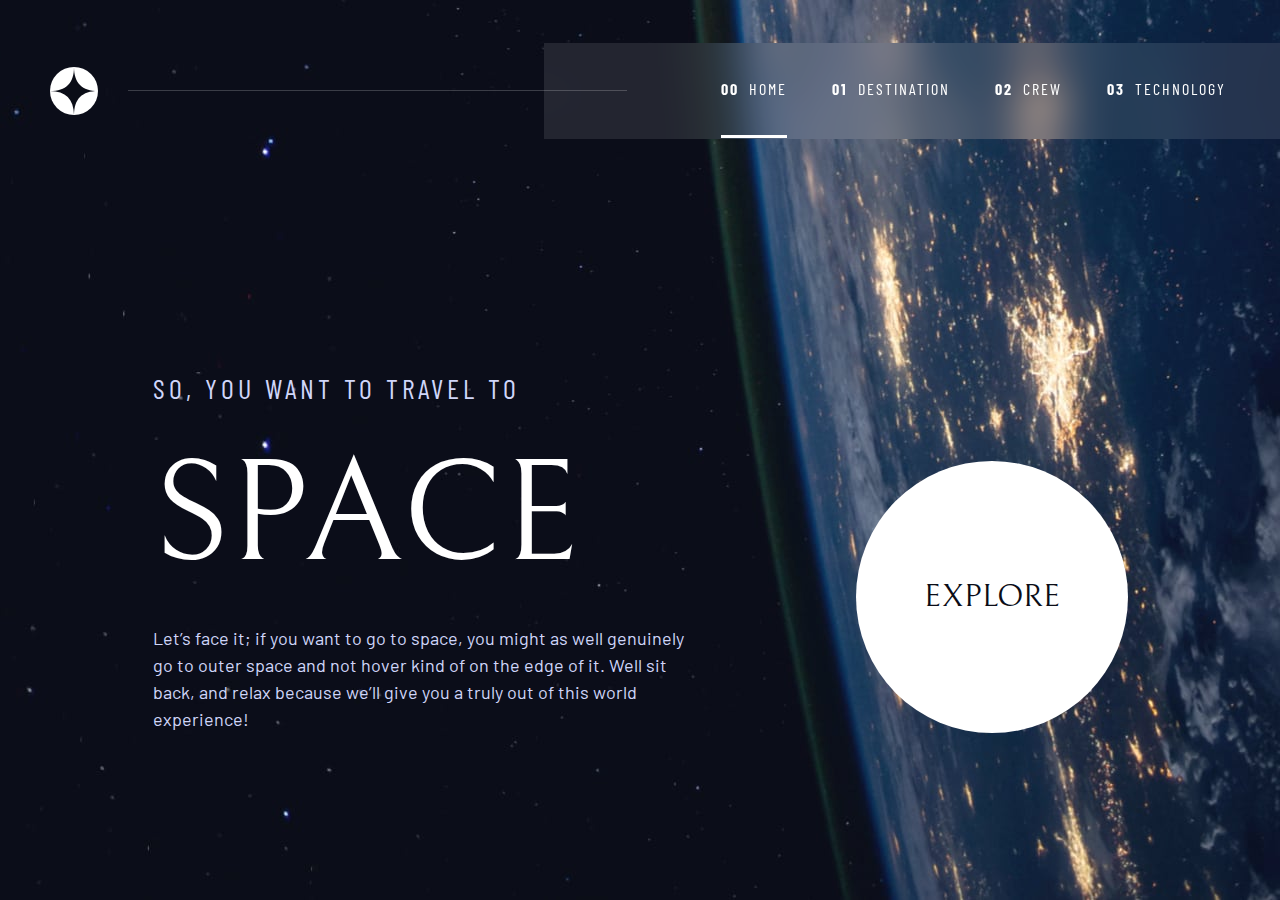
<file: index.html>
<!DOCTYPE html>
<html lang="en">
<head>
	<meta charset="utf-8">
	<meta name="viewport" content="width=device-width, initial-scale=1">
	<title>Space, Cowboys</title>
	<link rel="preconnect" href="https://fonts.googleapis.com">
	<link rel="preconnect" href="https://fonts.gstatic.com" crossorigin>
	<link href="https://fonts.googleapis.com/css2?family=Barlow+Condensed:ital,wght@0,100;0,200;0,300;0,400;0,500;0,600;0,700;0,800;0,900;1,100;1,200;1,300;1,400;1,500;1,600;1,700;1,800;1,900&family=Barlow:ital,wght@0,100;0,200;0,300;0,400;0,500;0,600;0,700;0,800;0,900;1,100;1,200;1,300;1,400;1,500;1,600;1,700;1,800;1,900&family=Bellefair&display=swap" rel="stylesheet">
	<link rel="stylesheet" type="text/css" href="assets/styles/css/styles.css">

</head>
<body class="body body--home">

	<header class="primary-header | d-flex d-flex--justify">
		<div class="logo-wrap">
			<img src="assets/img/logo.svg" alt="logo">
		</div>
		
		<button class="mobile-nav-toggle | d-none" aria-controls="main-nav">
			<span class="sr-only" aria-expanded="false">Menu</span>
		</button>
		<nav class="main-nav">
			<ul class="d-flex text-uppercase text-preset-8">
				<li>
					<a href="#" class="active">
						<span>00</span>
						Home
					</a>
				</li>
				<li>
					<a href="destination.html">
						<span>01</span>
						Destination
					</a>
				</li>
				<li>
					<a href="crew.html">
						<span>02</span>
						Crew
					</a>
				</li>
				<li>
					<a href="technology.html">
						<span>03</span>
						Technology
					</a>
				</li>
			</ul>
		</nav>
	</header>
	<main>
		<div class="container">
			<div class="d-flex d-flex--justify gap2 | col-wrap col-wrap--baseline">
				<div class="col">
					<h1 class="text-uppercase text-light text-preset-5">So, you want to travel to <span class="text-preset-1 d-block">Space</span></h1>
					<p class="text-light">Let’s face it; if you want to go to space, you might as well genuinely go to outer space and not hover kind of on the edge of it. Well sit back, and relax because we’ll give you a truly out of this world experience!</p>
				</div>
				<div class="col">
					<a href="destination.html" class="btn-large">Explore</a>
				</div>
			</div>
		</div>
	</main>
	<script type="text/javascript" src="https://ajax.googleapis.com/ajax/libs/jquery/3.5.1/jquery.min.js"></script>
	<script type="text/javascript" src="assets/js/main.js"></script>
</body>
</html>
</file>
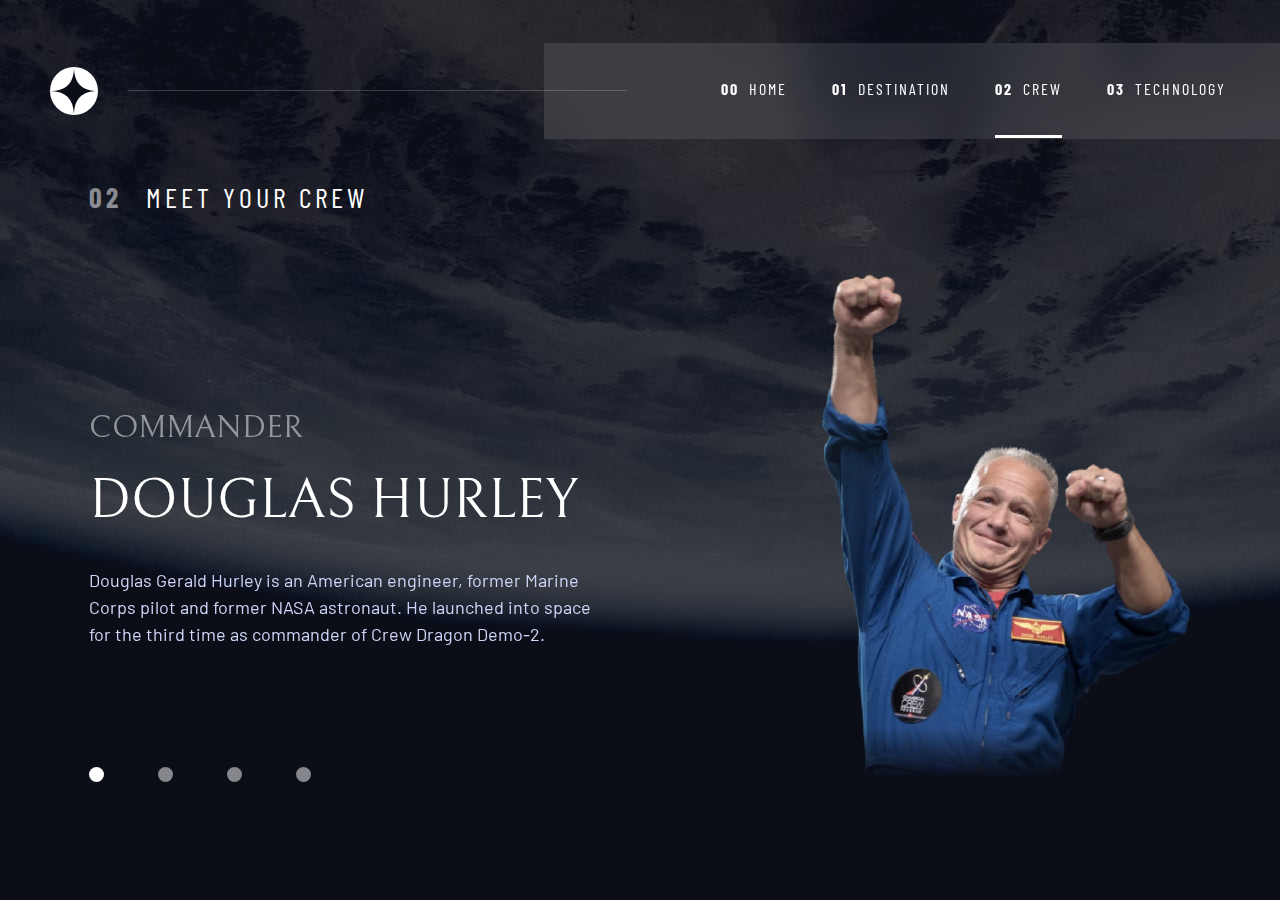
<file: crew.html>
<!DOCTYPE html>
<html lang="en">
<head>
	<meta charset="utf-8">
	<meta name="viewport" content="width=device-width, initial-scale=1">
	<title>Crew | Space, Cowboys</title>
	<link rel="preconnect" href="https://fonts.googleapis.com">
	<link rel="preconnect" href="https://fonts.gstatic.com" crossorigin>
	<link href="https://fonts.googleapis.com/css2?family=Barlow+Condensed:ital,wght@0,100;0,200;0,300;0,400;0,500;0,600;0,700;0,800;0,900;1,100;1,200;1,300;1,400;1,500;1,600;1,700;1,800;1,900&family=Barlow:ital,wght@0,100;0,200;0,300;0,400;0,500;0,600;0,700;0,800;0,900;1,100;1,200;1,300;1,400;1,500;1,600;1,700;1,800;1,900&family=Bellefair&display=swap" rel="stylesheet">
	<link rel="stylesheet" type="text/css" href="assets/styles/css/styles.css">
	<link rel="stylesheet" type="text/css" href="assets/OwlCarousel2-2.3.4/dist/assets/owl.carousel.min.css">

</head>
<body class="body body--crew">

	<header class="primary-header | d-flex d-flex--justify">
		<div class="logo-wrap">
			<img src="assets/img/logo.svg" alt="logo">
		</div>
		
		<button class="mobile-nav-toggle | d-none" aria-controls="main-nav">
			<span class="sr-only" aria-expanded="false">Menu</span>
		</button>
		<nav class="main-nav">
			<ul class="d-flex text-uppercase text-preset-8">
				<li>
					<a href="index.html">
						<span>00</span>
						Home
					</a>
				</li>
				<li>
					<a href="destination.html">
						<span>01</span>
						Destination
					</a>
				</li>
				<li>
					<a href="crew.html" class="active">
						<span>02</span>
						Crew
					</a>
				</li>
				<li>
					<a href="technology.html">
						<span>03</span>
						Technology
					</a>
				</li>
			</ul>
		</nav>
	</header>
	<main>
		<div class="container">
			<h1 class="interior-page-heading"><span>02</span> Meet Your Crew</h1>

			<div class="owl-carousel crew-carousel">
				<div class="slide">
					<div class="d-flex d-flex--justify gap4 | col-wrap col-wrap--center">
						<div class="col col-50 flow">
							<h2 class="text-preset-4 text-uppercase text-opaque">Commander</h2>
							<h2 class="text-preset-3 text-uppercase">Douglas Hurley</h2>
							<p class="text-light">Douglas Gerald Hurley is an American engineer, former Marine Corps pilot and former NASA astronaut. He launched into space for the third time as commander of Crew Dragon Demo-2.</p>
						</div>
						<div class="col col-50">
							<img src="assets/img/image-douglas-hurley.webp" alt="Douglas Hurley">
						</div>
					</div>
				</div>

				<div class="slide">
					<div class="d-flex d-flex--justify gap4 | col-wrap col-wrap--center">
						<div class="col col-50 flow">
							<h2 class="text-preset-4 text-uppercase text-opaque">Mission Specialist</h2>
							<h2 class="text-preset-3 text-uppercase">Mark Shuttleworth</h2>
							<p class="text-light">Mark Richard Shuttleworth is the founder and CEO of Canonical, the company behind the Linux-based Ubuntu operating system. Shuttleworth became the first South African to travel to space as a space tourist.</p>
						</div>
						<div class="col col-50">
							<img src="assets/img/image-mark-shuttleworth.webp" alt="Mark Shuttleworth">
						</div>
					</div>
				</div>

				<div class="slide">
					<div class="d-flex d-flex--justify gap4 | col-wrap col-wrap--center">
						<div class="col col-50 flow">
							<h2 class="text-preset-4 text-uppercase text-opaque">Pilot</h2>
							<h2 class="text-preset-3 text-uppercase">Victor Glover</h2>
							<p class="text-light">Pilot on the first operational flight of the SpaceX Crew Dragon to the International Space Station. Glover is a commander in the U.S. Navy where he pilots an F/A-18.He was a crew member of Expedition 64, and served as a station systems flight engineer.</p>
						</div>
						<div class="col col-50">
							<img src="assets/img/image-victor-glover.webp" alt="Victor Glover">
						</div>
					</div>
				</div>

				<div class="slide">
					<div class="d-flex d-flex--justify gap4 | col-wrap col-wrap--center">
						<div class="col col-50 flow">
							<h2 class="text-preset-4 text-uppercase text-opaque">Flight Engineer</h2>
							<h2 class="text-preset-3 text-uppercase">Anousheh Ansari</h2>
							<p class="text-light">Anousheh Ansari is an Iranian American engineer and co-founder of Prodea Systems. Ansari was the fourth self-funded space tourist, the first self-funded woman to fly to the ISS, and the first Iranian in space.</p>
						</div>
						<div class="col col-50">
							<img src="assets/img/image-anousheh-ansari.webp" alt="Anousheh Ansari">
						</div>
					</div>
				</div>
			</div>

		</div>
	</main>
	<script type="text/javascript" src="https://ajax.googleapis.com/ajax/libs/jquery/3.5.1/jquery.min.js"></script>
	<script type="text/javascript" src="assets/OwlCarousel2-2.3.4/dist/owl.carousel.min.js"></script>
	<script type="text/javascript" src="assets/js/main.js"></script>
	<script type="text/javascript">
		$(".owl-carousel").owlCarousel({
        autoplay: false,
        items: 1,
        loop: true,
        lazyLoad: true,
      });
	</script>
</body>
</html>
</file>
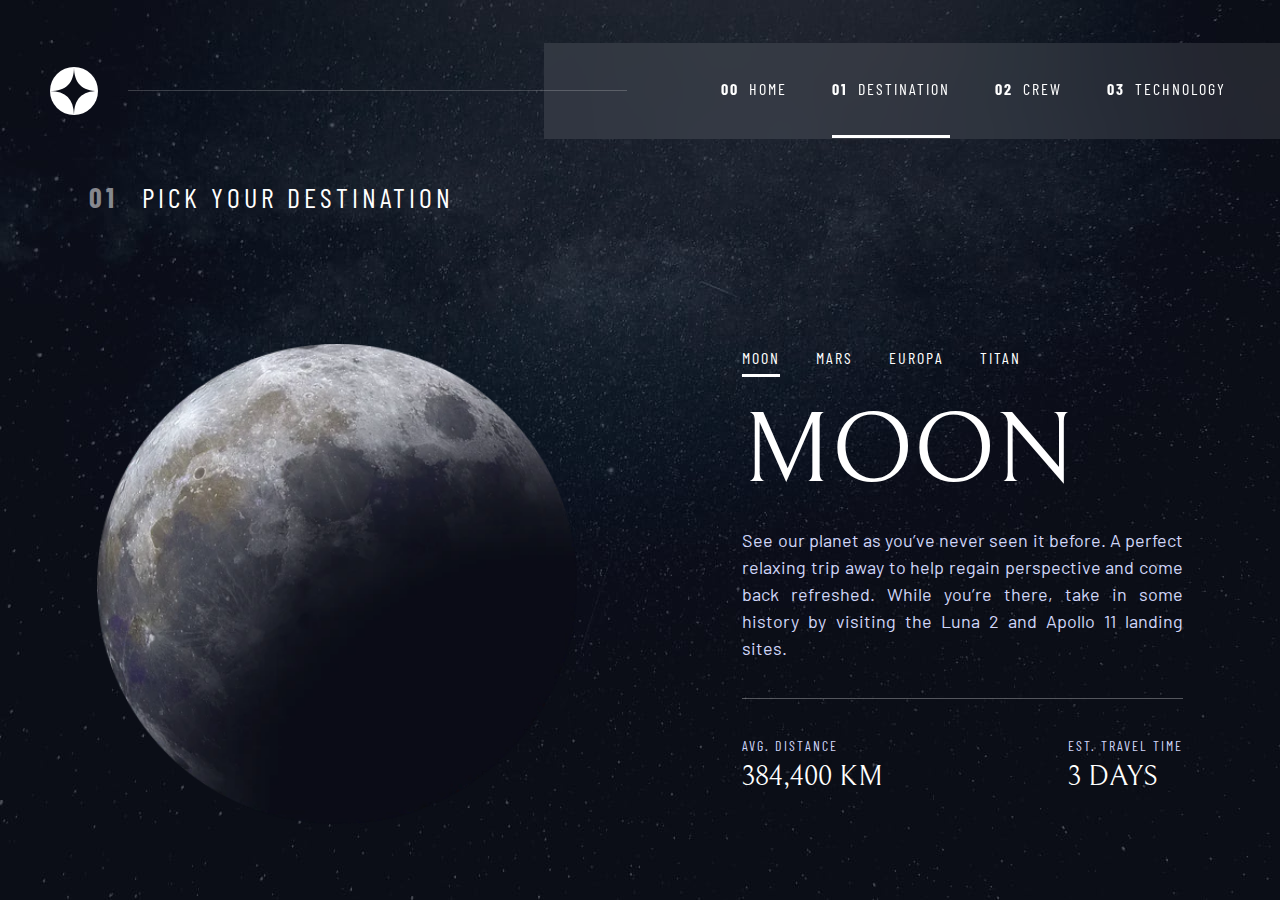
<file: destination.html>
<!DOCTYPE html>
<html lang="en">
<head>
	<meta charset="utf-8">
	<meta name="viewport" content="width=device-width, initial-scale=1">
	<title>Destination | Space, Cowboys</title>
	<link rel="preconnect" href="https://fonts.googleapis.com">
	<link rel="preconnect" href="https://fonts.gstatic.com" crossorigin>
	<link href="https://fonts.googleapis.com/css2?family=Barlow+Condensed:ital,wght@0,100;0,200;0,300;0,400;0,500;0,600;0,700;0,800;0,900;1,100;1,200;1,300;1,400;1,500;1,600;1,700;1,800;1,900&family=Barlow:ital,wght@0,100;0,200;0,300;0,400;0,500;0,600;0,700;0,800;0,900;1,100;1,200;1,300;1,400;1,500;1,600;1,700;1,800;1,900&family=Bellefair&display=swap" rel="stylesheet">
	<link rel="stylesheet" type="text/css" href="assets/styles/css/styles.css">

</head>
<body class="body body--destination">

	<header class="primary-header | d-flex d-flex--justify">
		<div class="logo-wrap">
			<img src="assets/img/logo.svg" alt="logo">
		</div>
		
		<button class="mobile-nav-toggle | d-none" aria-controls="main-nav">
			<span class="sr-only" aria-expanded="false">Menu</span>
		</button>
		<nav class="main-nav">
			<ul class="d-flex text-uppercase text-preset-8">
				<li>
					<a href="index.html">
						<span>00</span>
						Home
					</a>
				</li>
				<li>
					<a href="destination.html" class="active">
						<span>01</span>
						Destination
					</a>
				</li>
				<li>
					<a href="crew.html">
						<span>02</span>
						Crew
					</a>
				</li>
				<li>
					<a href="technology.html">
						<span>03</span>
						Technology
					</a>
				</li>
			</ul>
		</nav>
	</header>
	<main>
		<div class="container">
			<h1 class="interior-page-heading"><span>01</span> Pick Your Destination</h1>
			<div class="d-flex d-flex--justify gap5 | col-wrap">
				<div class="col col-50">
					<div class="tab-img tab-img-1 active">
						<img src="assets/img/image-moon.webp" alt="the moon">
					</div>
					<div class="tab-img tab-img-2">
						<img src="assets/img/image-mars.webp" alt="Mars">
					</div>
					<div class="tab-img tab-img-3">
						<img src="assets/img/image-europa.webp" alt="Europa">
					</div>
					<div class="tab-img tab-img-4">
						<img src="assets/img/image-titan.webp" alt="Titan">
					</div>
				</div>
				<div class="col col-40">
					<nav class="tabs-wrap | d-flex gap2">
						<li>
							<button class="active tab-btn tab-btn-1">Moon</button>
						</li>
						<li>
							<button class="tab-btn tab-btn-2">Mars</button>
						</li>
						<li>
							<button class="tab-btn tab-btn-3">Europa</button>
						</li>
						<li>
							<button class="tab-btn tab-btn-4">Titan</button>
						</li>
					</nav>
					<div class="tab tab-1 active">
						<h1 class="text-preset-2 text-uppercase">Moon</h1>
						<p class="text-justify text-light">See our planet as you’ve never seen it before. A perfect relaxing trip away to help regain perspective and come back refreshed. While you’re there, take in some history by visiting the Luna 2 and Apollo 11 landing sites.</p>
						<div class="tab-bottom | d-flex d-flex--justify gap1">
							<div class="tab-bottom-sec">
								<p>Avg. distance</p>
								<p>384,400 km</p>
							</div>
							<div class="tab-bottom-sec">
								<p>Est. travel time</p>
								<p>3 days</p>
							</div>
						</div>
					</div>
					<div class="tab tab-2">
						<h1 class="text-preset-2 text-uppercase">Mars</h1>
						<p class="text-justify text-light">Don’t forget to pack your hiking boots. You’ll need them to tackle Olympus Mons, the tallest planetary mountain in our solar system. It’s two and a half times the size of Everest!</p>
						<div class="tab-bottom | d-flex d-flex--justify gap1">
							<div class="tab-bottom-sec">
								<p>Avg. distance</p>
								<p>225 mil. km</p>
							</div>
							<div class="tab-bottom-sec">
								<p>Est. travel time</p>
								<p>9 months</p>
							</div>
						</div>
					</div>
					<div class="tab tab-3">
						<h1 class="text-preset-2 text-uppercase">Europa</h1>
						<p class="text-justify text-light">The smallest of the four Galilean moons orbiting Jupiter, Europa is a winter lover’s dream. With an icy surface, it’s perfect for a bit of ice skating, curling, hockey, or simple relaxation in your snug wintery cabin.</p>
						<div class="tab-bottom | d-flex d-flex--justify gap1">
							<div class="tab-bottom-sec">
								<p>Avg. distance</p>
								<p>628 mil. km</p>
							</div>
							<div class="tab-bottom-sec">
								<p>Est. travel time</p>
								<p>3 years</p>
							</div>
						</div>
					</div>
					<div class="tab tab-4 flow">
						<h1 class="text-preset-2 text-uppercase">Titan</h1>
						<p class="text-justify text-light">The only moon known to have a dense atmosphere other than Earth, Titan is a home away from home (just a few hundred degrees colder!). As a bonus, you get striking views of the Rings of Saturn.</p>
						<div class="tab-bottom | d-flex d-flex--justify gap1">
							<div class="tab-bottom-sec">
								<p>Avg. distance</p>
								<p>1.6 bil. km</p>
							</div>
							<div class="tab-bottom-sec">
								<p>Est. travel time</p>
								<p>7 years</p>
							</div>
						</div>
					</div>
				</div>
			</div>
		</div>
	</main>
	<script type="text/javascript" src="https://ajax.googleapis.com/ajax/libs/jquery/3.5.1/jquery.min.js"></script>
	<script type="text/javascript" src="assets/js/main.js"></script>
</body>
</html>
</file>
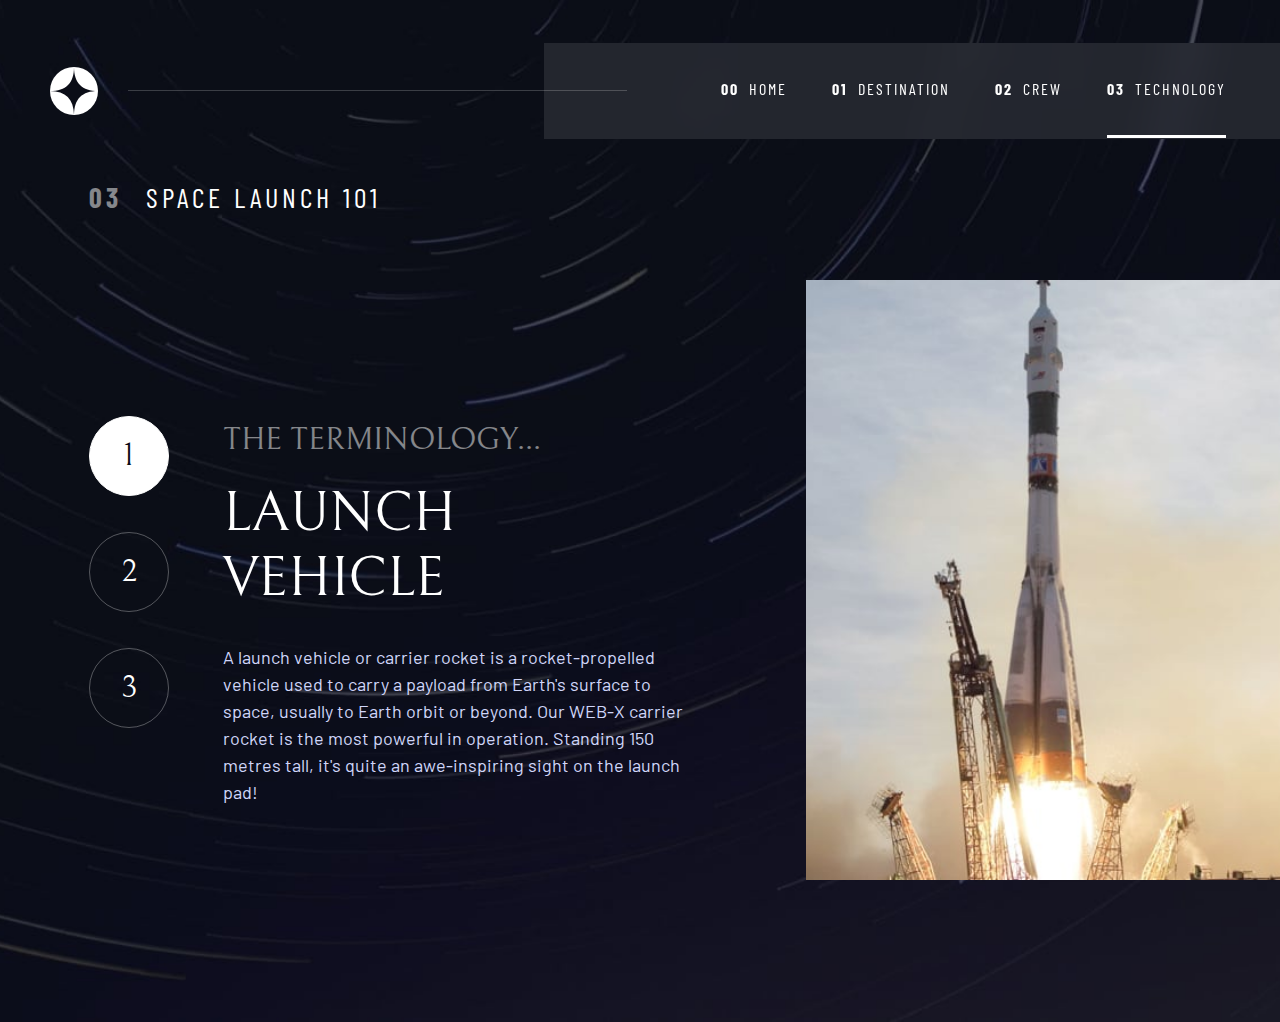
<file: technology.html>
<!DOCTYPE html>
<html lang="en">
<head>
	<meta charset="utf-8">
	<meta name="viewport" content="width=device-width, initial-scale=1">
	<title>Technology | Space, Cowboys</title>
	<link rel="preconnect" href="https://fonts.googleapis.com">
	<link rel="preconnect" href="https://fonts.gstatic.com" crossorigin>
	<link href="https://fonts.googleapis.com/css2?family=Barlow+Condensed:ital,wght@0,100;0,200;0,300;0,400;0,500;0,600;0,700;0,800;0,900;1,100;1,200;1,300;1,400;1,500;1,600;1,700;1,800;1,900&family=Barlow:ital,wght@0,100;0,200;0,300;0,400;0,500;0,600;0,700;0,800;0,900;1,100;1,200;1,300;1,400;1,500;1,600;1,700;1,800;1,900&family=Bellefair&display=swap" rel="stylesheet">
	<link rel="stylesheet" type="text/css" href="assets/styles/css/styles.css">

</head>
<body class="body body--technology">

	<header class="primary-header | d-flex d-flex--justify">
		<div class="logo-wrap">
			<img src="assets/img/logo.svg" alt="logo">
		</div>
		
		<button class="mobile-nav-toggle | d-none" aria-controls="main-nav">
			<span class="sr-only" aria-expanded="false">Menu</span>
		</button>
		<nav class="main-nav">
			<ul class="d-flex text-uppercase text-preset-8">
				<li>
					<a href="index.html">
						<span>00</span>
						Home
					</a>
				</li>
				<li>
					<a href="destination.html">
						<span>01</span>
						Destination
					</a>
				</li>
				<li>
					<a href="crew.html">
						<span>02</span>
						Crew
					</a>
				</li>
				<li>
					<a href="technology.html" class="active">
						<span>03</span>
						Technology
					</a>
				</li>
			</ul>
		</nav>
	</header>
	<main>
		<div class="container">
			<h1 class="interior-page-heading"><span>03</span> Space Launch 101</h1>

			<div class="technology-tabs-outer-wrap | d-flex">

				<div class="vertical-tab-buttons">
					<ul class="d-flex gap2">
						<li>
							<button class="tab-btn tab-btn-1 btn-small active">1</button>
						</li>
						<li>
							<button class="tab-btn tab-btn-2 btn-small">2</button>
						</li>
						<li>
							<button class="tab-btn tab-btn-3 btn-small">3</button>
						</li>
					</ul>
				</div>

				<div class="technology-tabs-inner-wrap">
					<div class="tab tech-tab tab-1 active">
						<div class="tech-img-wrap launch-vehicle"></div>
						<div class="tech-tab-content">
							<div class="flow">
								<h2 class="text-preset-4 text-uppercase text-opaque">The Terminology...</h2>
								<h2 class="text-preset-3 text-uppercase">Launch Vehicle</h2>
								<p class="text-light">A launch vehicle or carrier rocket is a rocket-propelled vehicle used to carry a payload from Earth's surface to space, usually to Earth orbit or beyond. Our WEB-X carrier rocket is the most powerful in operation. Standing 150 metres tall, it's quite an awe-inspiring sight on the launch pad!</p>
							</div>
						</div>
						
					</div>

					<div class="tab tech-tab tab-2">
						<div class="tech-img-wrap spaceport"></div>
						<div class="tech-tab-content">
							<div class="flow">
								<h2 class="text-preset-4 text-uppercase text-opaque">The Terminology...</h2>
								<h2 class="text-preset-3 text-uppercase">Spaceport</h2>
								<p class="text-light">A spaceport or cosmodrome is a site for launching (or receiving) spacecraft, by analogy to the seaport for ships or airport for aircraft. Based in the famous Cape Canaveral, our spaceport is ideally situated to take advantage of the Earth’s rotation for launch.</p>
							</div>
						</div>
						
					</div>

					<div class="tab tech-tab tab-3">
						<div class="tech-img-wrap space-capsule"></div>
						<div class="tech-tab-content">
							<div class="flow">
								<h2 class="text-preset-4 text-uppercase text-opaque">The Terminology...</h2>
								<h2 class="text-preset-3 text-uppercase">Space Capsule</h2>
								<p class="text-light">A space capsule is an often-crewed spacecraft that uses a blunt-body reentry capsule to reenter the Earth's atmosphere without wings. Our capsule is where you'll spend your time during the flight. It includes a space gym, cinema, and plenty of other activities to keep you entertained.</p>
							</div>
						</div>
						
					</div>

				</div>
			</div>
		</div>
		
	</main>
	<script type="text/javascript" src="https://ajax.googleapis.com/ajax/libs/jquery/3.5.1/jquery.min.js"></script>
	<script type="text/javascript" src="assets/js/main.js"></script>
</body>
</html>
</file>
<file: assets/styles/css/styles.css>
/*
  1. Use a more-intuitive box-sizing model.
*/
*, *::before, *::after {
  -webkit-box-sizing: border-box;
          box-sizing: border-box;
}

/*
  2. Remove default margin
*/
* {
  margin: 0;
}

/*
  Typographic tweaks!
  3. Add accessible line-height
  4. Improve text rendering
*/
body {
  line-height: 1.5;
  -webkit-font-smoothing: antialiased;
}

/*
  5. Improve media defaults
*/
img, picture, video, canvas, svg {
  display: block;
  max-width: 100%;
}

/*
  6. Remove built-in form typography styles
*/
input, button, textarea, select {
  font: inherit;
}

button {
  background-color: transparent;
  border: none;
  padding: 0;
  margin: 0;
  cursor: pointer;
}

/*
  7. Avoid text overflows
*/
p, h1, h2, h3, h4, h5, h6 {
  overflow-wrap: break-word;
}

/*
  8. Create a root stacking context
*/
#root, #__next {
  isolation: isolate;
}

.container {
  max-width: 1150px;
  margin-inline: auto;
  padding-inline: 24px;
}

.col-70 {
  width: 70%;
}

.col-60 {
  width: 60%;
}

.col-50 {
  width: 50%;
}

.col-40 {
  width: 40%;
}

.text-right {
  text-align: right;
}

.text-center {
  text-align: center;
}

.text-justify {
  text-align: justify;
}

.sr-only {
  position: absolute;
  left: -10000px;
  top: auto;
  width: 1px;
  height: 1px;
  overflow: hidden;
}

.d-none {
  display: none;
}

.d-block {
  display: block;
}

.d-flex {
  display: -webkit-box;
  display: -ms-flexbox;
  display: flex;
}
.d-flex--justify {
  -webkit-box-pack: justify;
      -ms-flex-pack: justify;
          justify-content: space-between;
}
.d-flex--align-center {
  -webkit-box-align: center;
      -ms-flex-align: center;
          align-items: center;
}

.gap1 {
  gap: 1em;
}

.gap2 {
  gap: 2em;
}

.gap3 {
  gap: 3em;
}

.gap4 {
  gap: 4em;
}

.gap5 {
  gap: 5em;
}

.gap6 {
  gap: 6em;
}

.btn-large, .btn-small {
  background-color: #fff;
  color: #0B0D17;
  font-size: 2rem;
  letter-spacing: 0px;
  font-family: "Bellefair", serif;
  border-radius: 50%;
  text-transform: uppercase;
  width: 272px;
  aspect-ratio: 1/1;
  display: -webkit-box;
  display: -ms-flexbox;
  display: flex;
  -webkit-box-pack: center;
      -ms-flex-pack: center;
          justify-content: center;
  -webkit-box-align: center;
      -ms-flex-align: center;
          align-items: center;
  position: relative;
}
@media screen and (max-width: 890px) {
  .btn-large, .btn-small {
    font-size: 24px;
  }
}
@media screen and (max-width: 620px) {
  .btn-large, .btn-small {
    font-size: 18px;
  }
}
.btn-large::after, .btn-small::after {
  content: "";
  background: rgba(255, 255, 255, 0.3);
  position: absolute;
  left: 50%;
  top: 50%;
  translate: -50% -50%;
  width: 200%;
  aspect-ratio: 1/1;
  border-radius: inherit;
  scale: 0;
  -webkit-transition: 0.3s scale ease;
  transition: 0.3s scale ease;
}
.btn-large:hover::after, .btn-large:focus-visible::after, .btn-small:hover::after, .btn-small:focus-visible::after {
  scale: 1;
}
@media screen and (max-width: 620px) {
  .btn-large, .btn-small {
    width: 144px;
  }
}

.btn-small {
  width: 80px;
  background-color: transparent;
  color: #fff;
  border: 1px solid rgba(255, 255, 255, 0.3);
}
.btn-small::after {
  content: none;
}
.btn-small.active {
  background-color: #fff;
  color: #0B0D17;
  border: 1px solid white;
}
@media screen and (max-width: 890px) {
  .btn-small {
    width: 56px;
  }
}
@media screen and (max-width: 620px) {
  .btn-small {
    width: 40px;
  }
}

.bg-dark {
  background-color: #0B0D17;
}

.bg-light {
  background-color: #D0D6F9;
}

.bg-white {
  background-color: #fff;
}

.text-dark {
  color: #0B0D17;
}

.text-light {
  color: #D0D6F9;
}

.text-white {
  color: #fff;
}

.text-opaque {
  opacity: 0.5;
}

/* typography */
.ff-serif {
  font-family: "Bellefair", serif;
}

.ff-sans-cond {
  font-family: "Barlow Condensed", sans-serif;
}

.ff-sans-normal {
  font-family: "Barlow", sans-serif;
}

.letter-spacing-1 {
  letter-spacing: 4px;
}

.letter-spacing-2 {
  letter-spacing: 2.7px;
}

.letter-spacing-3 {
  letter-spacing: 2.35px;
}

.letter-spacing-4 {
  letter-spacing: 2px;
}

.fs-900 {
  font-size: 9rem;
}

.fs-800 {
  font-size: 6.25rem;
}

.fs-700 {
  font-size: 3.5rem;
}

.fs-600 {
  font-size: 2rem;
}

.fs-500 {
  font-size: 1.75rem;
}

.fs-400 {
  font-size: 1.125rem;
}

.fs-300 {
  font-size: 1rem;
}

.fs-200 {
  font-size: 0.875rem;
}

.text-uppercase {
  text-transform: uppercase;
}

.text-preset-1 {
  font-size: 9rem;
  letter-spacing: 0px;
  font-family: "Bellefair", serif;
}
@media screen and (max-width: 620px) {
  .text-preset-1 {
    font-size: 80px;
  }
}

.text-preset-2 {
  font-size: 6.25rem;
  letter-spacing: 0px;
  font-family: "Bellefair", serif;
}
@media screen and (max-width: 890px) {
  .text-preset-2 {
    font-size: 3.5rem;
  }
}

.text-preset-3 {
  font-size: 3.5rem;
  letter-spacing: 0px;
  font-family: "Bellefair", serif;
  line-height: normal;
}
@media screen and (max-width: 890px) {
  .text-preset-3 {
    font-size: 40px;
  }
}
@media screen and (max-width: 620px) {
  .text-preset-3 {
    font-size: 24px;
  }
}

.text-preset-4 {
  font-size: 2rem;
  letter-spacing: 0px;
  font-family: "Bellefair", serif;
}
@media screen and (max-width: 890px) {
  .text-preset-4 {
    font-size: 24px;
  }
}
@media screen and (max-width: 620px) {
  .text-preset-4 {
    font-size: 18px;
  }
}

.text-preset-5 {
  font-size: 1.75rem;
  letter-spacing: 4px;
  font-family: "Barlow Condensed", sans-serif;
}
@media screen and (max-width: 890px) {
  .text-preset-5 {
    font-size: 20px;
  }
}
@media screen and (max-width: 620px) {
  .text-preset-5 {
    font-size: 16px;
  }
}

.text-preset-6 {
  font-size: 1.75rem;
  letter-spacing: 0px;
  font-family: "Bellefair", serif;
}

.text-preset-7 {
  font-size: 0.875rem;
  letter-spacing: 2px;
  font-family: "Barlow Condensed", sans-serif;
}

.text-preset-8 {
  font-size: 16px;
  letter-spacing: 2px;
  font-family: "Barlow Condensed", sans-serif;
}
@media screen and (max-width: 620px) {
  .text-preset-8 {
    font-size: 14px;
  }
}

.text-preset-9 {
  font-size: 18px;
  letter-spacing: 0px;
  font-family: "Barlow", sans-serif;
}
@media screen and (max-width: 890px) {
  .text-preset-9 {
    font-size: 16px;
  }
}

html {
  overflow-x: hidden;
}

ul {
  list-style: none;
  padding: 0;
}

a {
  text-decoration: none;
}

h1, h2, h3, h4, h5, h6, p {
  font-weight: 400;
}

body {
  line-height: 1.5;
  min-height: 100vh;
  font-family: "Barlow", sans-serif;
  font-size: 1.125rem;
  color: #fff;
  background-color: #0B0D17;
  overflow-x: hidden;
}
body * {
  color: #fff;
}
body.body-no-scroll {
  overflow-y: hidden;
}

.body {
  background-repeat: no-repeat;
  background-size: cover;
  background-position: center;
}
.body--home {
  background-image: url("../../img/background-home-desktop.jpg");
}
@media screen and (max-width: 890px) {
  .body--home {
    background-image: url("../../img/background-home-tablet.jpg");
  }
}
@media screen and (max-width: 620px) {
  .body--home {
    background-image: url("../../img/background-home-mobile.jpg");
  }
}
.body--destination {
  background-image: url("../../img/background-destination-desktop.jpg");
}
@media screen and (max-width: 890px) {
  .body--destination {
    background-image: url("../../img/background-destination-tablet.jpg");
  }
}
@media screen and (max-width: 620px) {
  .body--destination {
    background-image: url("../../img/background-destination-mobile.jpg");
  }
}
.body--crew {
  background-image: url("../../img/background-crew-desktop.jpg");
}
@media screen and (max-width: 890px) {
  .body--crew {
    background-image: url("../../img/background-crew-tablet.jpg");
  }
}
@media screen and (max-width: 620px) {
  .body--crew {
    background-image: url("../../img/background-crew-mobile.jpg");
  }
}
.body--technology {
  background-image: url("../../img/background-technology-desktop.jpg");
}
@media screen and (max-width: 890px) {
  .body--technology {
    background-image: url("../../img/background-technology-tablet.jpg");
  }
}
@media screen and (max-width: 620px) {
  .body--technology {
    background-image: url("../../img/background-technology-mobile.jpg");
  }
}

.body.body--home .primary-header {
  margin-bottom: 14em;
}
@media screen and (max-width: 890px) {
  .body.body--home .primary-header {
    margin-bottom: 8em;
  }
}
@media screen and (max-width: 620px) {
  .body.body--home .primary-header {
    margin-bottom: 4em;
  }
}

.primary-header {
  margin-top: 3.7em;
  margin-bottom: 3.4em;
  -webkit-box-align: center;
      -ms-flex-align: center;
          align-items: center;
  position: relative;
}
.primary-header::after {
  content: "";
  height: 1px;
  width: 39%;
  background: rgba(255, 255, 255, 0.2);
  position: absolute;
  left: 10%;
  z-index: 2;
}
.primary-header .logo-wrap {
  margin-left: 50px;
  width: 48px;
  aspect-ratio: 1/1;
  position: relative;
  z-index: 3;
}
@media screen and (max-width: 620px) {
  .primary-header .logo-wrap {
    width: 40px;
    height: 40px;
    margin-left: 24px;
  }
}
.primary-header .main-nav {
  position: absolute;
  background: rgba(11, 13, 23, 0.95);
  right: 0;
  width: 736px;
  height: 96px;
  display: -webkit-box;
  display: -ms-flexbox;
  display: flex;
  -webkit-box-align: center;
      -ms-flex-align: center;
          align-items: center;
  -webkit-box-pack: end;
      -ms-flex-pack: end;
          justify-content: flex-end;
  padding-right: 4.25%;
  overflow: hidden;
  z-index: 2;
}
@supports ((-webkit-backdrop-filter: blur(1rem)) or (backdrop-filter: blur(1rem))) {
  .primary-header .main-nav {
    -webkit-backdrop-filter: blur(1.25rem);
            backdrop-filter: blur(1.25rem);
    background: rgba(255, 255, 255, 0.1);
  }
  @media screen and (max-width: 890px) {
    .primary-header .main-nav {
      background: rgba(11, 13, 23, 0.5);
    }
  }
}
.primary-header .main-nav ul {
  gap: 2.8em;
}
.primary-header .main-nav ul li a {
  display: block;
  padding-block: 34px;
  border-bottom: 3px solid transparent;
  -webkit-transition: 0.3s border-color ease;
  transition: 0.3s border-color ease;
}
.primary-header .main-nav ul li a span {
  font-weight: 700;
  margin-right: 5px;
}
.primary-header .main-nav ul li a:hover, .primary-header .main-nav ul li a:focus-visible {
  border-color: rgba(255, 255, 255, 0.5);
}
.primary-header .main-nav ul li a.active {
  border-color: #fff;
}
@media screen and (max-width: 890px) {
  .primary-header {
    margin-top: 24px;
  }
  .primary-header::after {
    content: none;
  }
  .primary-header .main-nav {
    max-width: 640px;
    padding-right: 24px;
    background: rgba(255, 255, 255, 0.1);
  }
}
@media screen and (max-width: 620px) {
  .primary-header {
    margin-bottom: 2.5em;
  }
  .primary-header .mobile-nav-toggle {
    display: block;
    position: absolute;
    right: 24px;
    top: 6px;
    z-index: 3;
    width: 30px;
    aspect-ratio: 1;
    background-image: url(../../img/icon-hamburger.svg);
    background-repeat: no-repeat;
    background-position: center;
  }
  .primary-header .mobile-nav-toggle.menu-opened {
    background-image: url(../../img/icon-close.svg);
  }
  .primary-header .main-nav {
    display: block;
    padding-right: 0;
    padding-left: 32px;
    overflow: initial;
    position: absolute;
    height: 100vh;
    width: 100%;
    max-width: 70%;
    top: -26px;
    -webkit-transform: translateX(100%);
            transform: translateX(100%);
    -webkit-transition: 0.5s -webkit-transform ease-in-out;
    transition: 0.5s -webkit-transform ease-in-out;
    transition: 0.5s transform ease-in-out;
    transition: 0.5s transform ease-in-out, 0.5s -webkit-transform ease-in-out;
  }
  .primary-header .main-nav.menu-show {
    -webkit-transform: translateX(0);
            transform: translateX(0);
  }
  .primary-header .main-nav ul {
    -webkit-box-orient: vertical;
    -webkit-box-direction: normal;
        -ms-flex-direction: column;
            flex-direction: column;
    margin-top: 8.5em;
    gap: 0.8em;
  }
  .primary-header .main-nav ul li a {
    padding-block: 10px;
    border-bottom: none;
    border-right: 3px solid transparent;
  }
}

main .flow > h2:nth-of-type(2) {
  margin-block: 0.3em 0.6em;
}
main p {
  font-size: 18px;
  letter-spacing: 0px;
  font-family: "Barlow", sans-serif;
}
@media screen and (max-width: 890px) {
  main p {
    font-size: 16px;
  }
}
main .interior-page-heading {
  font-size: 1.75rem;
  letter-spacing: 4px;
  font-family: "Barlow Condensed", sans-serif;
  text-transform: uppercase;
  margin-bottom: 4.5em;
}
@media screen and (max-width: 890px) {
  main .interior-page-heading {
    font-size: 20px;
  }
}
@media screen and (max-width: 620px) {
  main .interior-page-heading {
    font-size: 16px;
  }
}
main .interior-page-heading span {
  opacity: 0.5;
  font-weight: 700;
  margin-right: 0.5em;
}
main .interior-page-heading:has(~ .owl-carousel) {
  margin-bottom: 2em;
}
@media screen and (max-width: 890px) {
  main .interior-page-heading {
    margin-bottom: 3.5em;
  }
  main .interior-page-heading ~ .col-wrap {
    gap: 3em;
  }
}
@media screen and (max-width: 620px) {
  main .interior-page-heading {
    text-align: center;
  }
}
@media screen and (max-width: 890px) {
  main .col-wrap {
    -webkit-box-orient: vertical;
    -webkit-box-direction: normal;
        -ms-flex-direction: column;
            flex-direction: column;
  }
}
main .col-wrap .col {
  max-width: 540px;
  margin-inline: auto;
}
@media screen and (max-width: 890px) {
  main .col-wrap .col {
    text-align: center;
    width: 100%;
  }
}
main .col-wrap--center {
  -webkit-box-align: center;
      -ms-flex-align: center;
          align-items: center;
}
main .col-wrap--baseline {
  -webkit-box-align: end;
      -ms-flex-align: end;
          align-items: flex-end;
}
@media screen and (max-width: 890px) {
  main .col-wrap--baseline {
    -webkit-box-align: center;
        -ms-flex-align: center;
            align-items: center;
  }
  main .col-wrap--baseline .btn-large {
    margin: 2em auto;
  }
}
main .tabs-wrap {
  list-style: none;
}
@media screen and (max-width: 890px) {
  main .tabs-wrap {
    -webkit-box-pack: center;
        -ms-flex-pack: center;
            justify-content: center;
  }
}
main .tabs-wrap button {
  text-transform: uppercase;
  font-size: 16px;
  letter-spacing: 2px;
  font-family: "Barlow Condensed", sans-serif;
  padding-bottom: 4px;
  border-bottom: 3px solid transparent;
  -webkit-transition: 0.3s border-color ease;
  transition: 0.3s border-color ease;
}
@media screen and (max-width: 620px) {
  main .tabs-wrap button {
    font-size: 14px;
  }
}
main .tabs-wrap button:hover, main .tabs-wrap button:focus-visible {
  border-color: rgba(255, 255, 255, 0.5);
}
main .tabs-wrap button.active {
  border-color: #fff;
}
main .tab-img, main .tab {
  display: none;
}
main .tab-img.active, main .tab.active {
  display: block;
}
main .tab-img img {
  width: 100%;
  max-width: 480px;
}
@media screen and (max-width: 890px) {
  main .tab-img img {
    max-width: 300px;
    margin-inline: auto;
  }
}
@media screen and (max-width: 890px) {
  main .tab h1 {
    margin-block: 0.25em;
  }
}
@media screen and (max-width: 890px) {
  main .tab p {
    text-align: center;
  }
}
main .tab .tab-bottom {
  border-top: 1px solid rgba(255, 255, 255, 0.3);
  margin-top: 2em;
  padding-block: 2em;
}
@media screen and (max-width: 890px) {
  main .tab .tab-bottom {
    -ms-flex-pack: distribute;
        justify-content: space-around;
  }
}
@media screen and (max-width: 620px) {
  main .tab .tab-bottom {
    -webkit-box-orient: vertical;
    -webkit-box-direction: normal;
        -ms-flex-direction: column;
            flex-direction: column;
  }
}
main .tab .tab-bottom .tab-bottom-sec p {
  text-transform: uppercase;
}
main .tab .tab-bottom .tab-bottom-sec p:first-of-type {
  font-size: 0.875rem;
  letter-spacing: 2px;
  font-family: "Barlow Condensed", sans-serif;
  color: #D0D6F9;
}
main .tab .tab-bottom .tab-bottom-sec p:nth-of-type(2) {
  font-size: 1.75rem;
  letter-spacing: 0px;
  font-family: "Bellefair", serif;
}
main .crew-carousel .slide::after {
  content: "";
  background: aqua;
  position: absolute;
  bottom: 0;
  left: 0;
  width: 100%;
  height: 10%;
  background: -webkit-gradient(linear, left top, left bottom, from(rgba(11, 13, 23, 0)), to(#0b0d17));
  background: linear-gradient(rgba(11, 13, 23, 0), #0b0d17);
}
main .crew-carousel p {
  position: relative;
  z-index: 1;
}
main .crew-carousel img {
  max-width: 370px;
  float: right;
}
@media screen and (max-width: 890px) {
  main .crew-carousel img {
    float: none;
    margin-inline: auto;
  }
}
@media screen and (max-width: 890px) {
  main .crew-carousel img {
    margin-top: 4em;
  }
}
main .crew-carousel .owl-dots {
  width: -webkit-min-content;
  width: -moz-min-content;
  width: min-content;
  display: -webkit-box;
  display: -ms-flexbox;
  display: flex;
  gap: 3em;
  position: relative;
  top: -3em;
}
@media screen and (max-width: 890px) {
  main .crew-carousel .owl-dots {
    position: absolute;
    top: auto;
    bottom: 70%;
    -webkit-box-pack: center;
        -ms-flex-pack: center;
            justify-content: center;
    width: 100%;
    z-index: -1;
    gap: 0.8em;
  }
}
@media screen and (max-width: 620px) {
  main .crew-carousel .owl-dots {
    bottom: 70%;
  }
}
main .crew-carousel .owl-dots .owl-dot {
  background-color: #fff;
  width: 15px;
  aspect-ratio: 1/1;
  border-radius: 50%;
  opacity: 0.5;
}
@media screen and (max-width: 890px) {
  main .crew-carousel .owl-dots .owl-dot {
    width: 10px;
  }
}
main .crew-carousel .owl-dots .owl-dot.active {
  opacity: 1;
}
main .technology-tabs-outer-wrap {
  margin-block: 11em 12em;
  gap: 3em;
}
@media screen and (max-width: 890px) {
  main .technology-tabs-outer-wrap {
    -webkit-box-orient: vertical;
    -webkit-box-direction: normal;
        -ms-flex-direction: column;
            flex-direction: column;
    gap: 2em;
    margin-top: 25em;
  }
}
@media screen and (max-width: 620px) {
  main .technology-tabs-outer-wrap {
    margin-top: 19em;
  }
}
main .technology-tabs-outer-wrap .vertical-tab-buttons ul {
  -webkit-box-orient: vertical;
  -webkit-box-direction: normal;
      -ms-flex-direction: column;
          flex-direction: column;
  left: 0;
}
@media screen and (max-width: 890px) {
  main .technology-tabs-outer-wrap .vertical-tab-buttons ul {
    -webkit-box-orient: horizontal;
    -webkit-box-direction: normal;
        -ms-flex-direction: row;
            flex-direction: row;
    -webkit-box-pack: center;
        -ms-flex-pack: center;
            justify-content: center;
    margin-top: 2em;
    gap: 1em;
  }
}
main .tech-tab-content {
  width: 100%;
  max-width: 36vw;
}
@media screen and (max-width: 890px) {
  main .tech-tab-content {
    width: 100%;
    text-align: center;
    max-width: 512px;
    margin-inline: auto;
  }
}
main .tech-img-wrap {
  position: absolute;
  right: 0;
  top: 280px;
  width: 37vw;
  max-width: 600px;
  height: 100%;
  max-height: 600px;
  background-size: cover;
  background-position: center;
}
@media screen and (max-width: 890px) {
  main .tech-img-wrap {
    height: 350px;
    max-width: none;
    width: 100%;
    top: 260px;
  }
}
@media screen and (max-width: 620px) {
  main .tech-img-wrap {
    height: 250px;
    top: 220px;
  }
}
main .tech-img-wrap.launch-vehicle {
  background-image: url(../../img/image-launch-vehicle-portrait.jpg);
}
@media screen and (max-width: 890px) {
  main .tech-img-wrap.launch-vehicle {
    background-image: url(../../img/image-launch-vehicle-landscape.jpg);
  }
}
main .tech-img-wrap.spaceport {
  background-image: url(../../img/image-spaceport-portrait.jpg);
}
@media screen and (max-width: 890px) {
  main .tech-img-wrap.spaceport {
    background-image: url(../../img/image-spaceport-landscape.jpg);
  }
}
main .tech-img-wrap.space-capsule {
  background-image: url(../../img/image-space-capsule-portrait.jpg);
}
@media screen and (max-width: 890px) {
  main .tech-img-wrap.space-capsule {
    background-image: url(../../img/image-space-capsule-landscape.jpg);
  }
}
</file>
